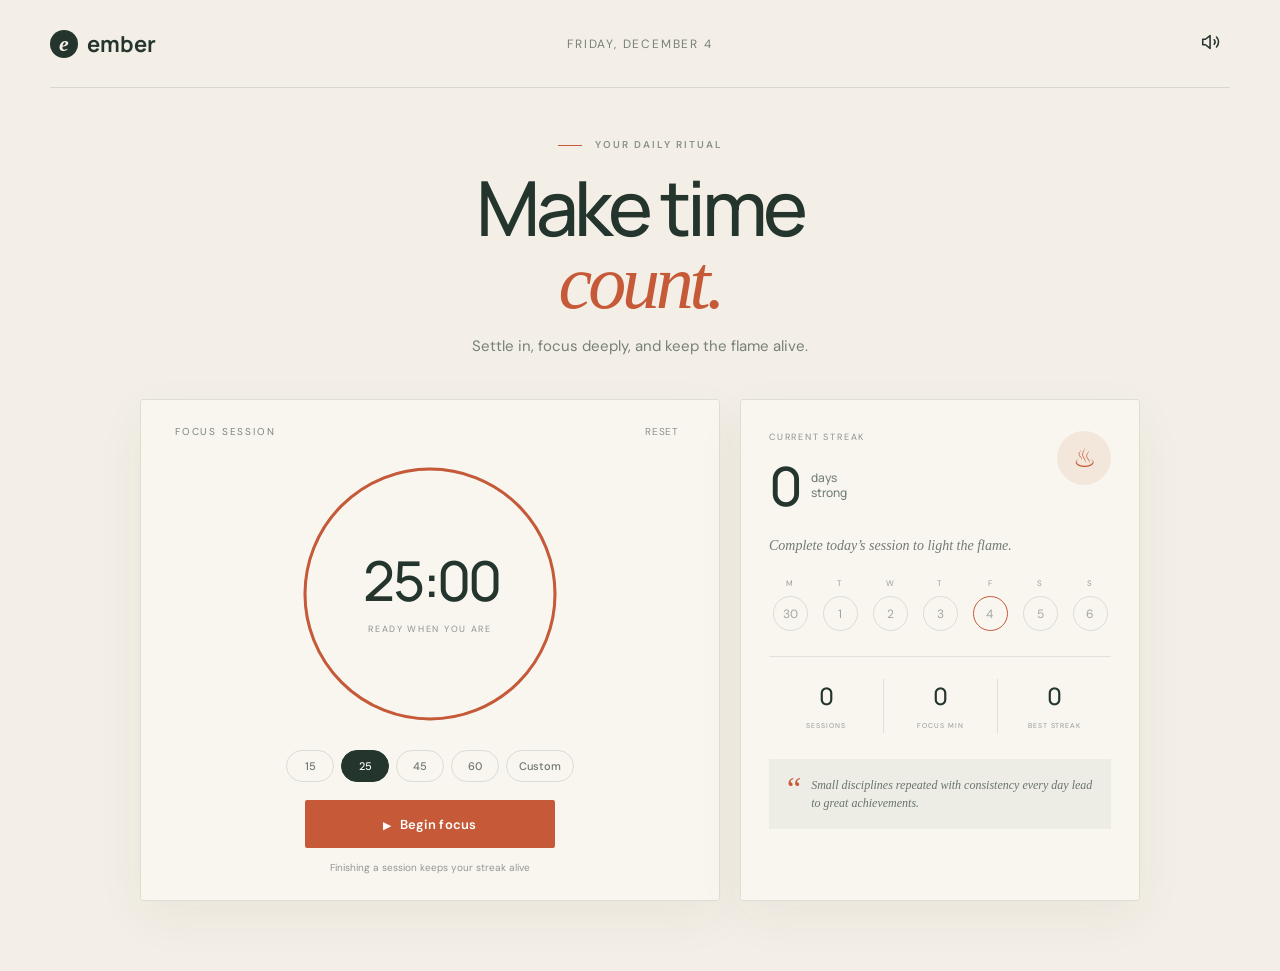
<file: focus.html>
<!doctype html>
<html lang="en">
<head>
  <meta charset="UTF-8" />
  <meta name="viewport" content="width=device-width, initial-scale=1.0" />
  <meta name="theme-color" content="#f5f1e8" />
  <title>Ember — Focus Timer & Streaks</title>
  <link rel="preconnect" href="https://fonts.googleapis.com">
  <link rel="preconnect" href="https://fonts.gstatic.com" crossorigin>
  <link href="https://fonts.googleapis.com/css2?family=DM+Sans:wght@400;500;600&family=Manrope:wght@400;500;600;700&display=swap" rel="stylesheet">
  <link rel="stylesheet" href="focus.css" />
</head>
<body>
  <main class="shell">
    <header class="topbar">
      <a class="brand" href="#" aria-label="Ember home"><span class="brand-mark">e</span><span>ember</span></a>
      <p class="today" id="todayLabel"></p>
      <button class="icon-button" id="soundButton" aria-label="Toggle completion sound" aria-pressed="true">
        <svg viewBox="0 0 24 24" aria-hidden="true"><path d="M11 5 6 9H3v6h3l5 4V5Zm4.5 4.5a4 4 0 0 1 0 5m2.5-8a8 8 0 0 1 0 11"/></svg>
      </button>
    </header>

    <section class="hero">
      <div class="eyebrow"><span></span> YOUR DAILY RITUAL</div>
      <h1>Make time<br><em>count.</em></h1>
      <p>Settle in, focus deeply, and keep the flame alive.</p>
    </section>

    <section class="dashboard">
      <article class="timer-card">
        <div class="timer-topline"><span>FOCUS SESSION</span><button id="resetButton" class="text-button">Reset</button></div>
        <div class="timer-wrap">
          <svg class="progress-ring" viewBox="0 0 280 280" aria-hidden="true">
            <circle class="ring-track" cx="140" cy="140" r="125" />
            <circle class="ring-progress" id="ringProgress" cx="140" cy="140" r="125" />
          </svg>
          <div class="timer-content">
            <div class="time" id="timeDisplay">25:00</div>
            <div class="status" id="statusLabel">READY WHEN YOU ARE</div>
          </div>
        </div>
        <div class="presets" aria-label="Timer duration">
          <button data-minutes="15">15</button>
          <button data-minutes="25" class="active">25</button>
          <button data-minutes="45">45</button>
          <button data-minutes="60">60</button>
          <button id="customButton">Custom</button>
        </div>
        <button class="start-button" id="startButton"><span id="playIcon">▶</span><span id="startLabel">Begin focus</span></button>
        <p class="hint">Finishing a session keeps your streak alive</p>
      </article>

      <aside class="streak-card">
        <div class="streak-header">
          <div><div class="section-label">CURRENT STREAK</div><div class="streak-number"><strong id="streakCount">0</strong><span>days<br>strong</span></div></div>
          <div class="flame" aria-hidden="true">♨</div>
        </div>
        <p class="encouragement" id="encouragement">Complete today’s session to light the flame.</p>
        <div class="week" id="weekView"></div>
        <div class="divider"></div>
        <div class="stats">
          <div><span id="totalSessions">0</span><small>SESSIONS</small></div>
          <div><span id="focusMinutes">0</span><small>FOCUS MIN</small></div>
          <div><span id="bestStreak">0</span><small>BEST STREAK</small></div>
        </div>
        <div class="quote"><span>“</span><p>Small disciplines repeated with consistency every day lead to great achievements.</p></div>
      </aside>
    </section>
  </main>

  <dialog id="customDialog">
    <form method="dialog">
      <button class="dialog-close" value="cancel" aria-label="Close">×</button>
      <div class="section-label">CUSTOM SESSION</div>
      <h2>How long do you need?</h2>
      <label>Minutes<input id="customMinutes" type="number" min="1" max="180" value="30" /></label>
      <button class="start-button" id="setCustomButton" value="default">Set timer</button>
    </form>
  </dialog>
  <div class="toast" id="toast" role="status">Session complete — streak updated!</div>
  <script src="app.js"></script>
</body>
</html>
</file>
<file: focus.css>
:root{--ink:#24352e;--cream:#f3efe6;--card:#faf8f2;--sage:#94a88e;--rust:#c65a38;--muted:#7d877f;--line:#d9ddd4}*{box-sizing:border-box}body{margin:0;background:var(--cream);color:var(--ink);font-family:'DM Sans',sans-serif;min-height:100vh}.shell{width:min(1180px,calc(100% - 48px));margin:auto;padding-bottom:70px}.topbar{height:88px;border-bottom:1px solid #d8d7cf;display:grid;grid-template-columns:1fr auto 1fr;align-items:center}.brand{display:flex;align-items:center;gap:9px;color:var(--ink);text-decoration:none;font:700 22px Manrope}.brand-mark{display:grid;place-items:center;width:28px;height:28px;color:var(--cream);background:var(--ink);border-radius:50%;font-family:Georgia;font-style:italic}.today{font-size:12px;letter-spacing:.15em;color:#778078;text-transform:uppercase}.icon-button{justify-self:end;border:0;background:transparent;padding:8px;color:var(--ink);cursor:pointer}.icon-button svg{width:22px;fill:none;stroke:currentColor;stroke-width:1.7;stroke-linecap:round;stroke-linejoin:round}.icon-button.muted{opacity:.35}.hero{text-align:center;padding:50px 0 43px}.eyebrow{font-size:10px;font-weight:600;letter-spacing:.2em;color:#8b918c;margin-bottom:20px}.eyebrow span{display:inline-block;width:24px;height:1px;background:var(--rust);vertical-align:middle;margin-right:9px}.hero h1{font:500 clamp(48px,6vw,76px)/.95 Manrope;margin:0;letter-spacing:-.055em}.hero h1 em{color:var(--rust);font-family:Georgia,serif;font-weight:400}.hero p{margin:18px 0 0;color:#778078;font-size:15px}.dashboard{display:grid;grid-template-columns:1.45fr 1fr;gap:20px;max-width:1000px;margin:auto}.timer-card,.streak-card{background:rgba(250,248,242,.9);border:1px solid #deded6;border-radius:3px;box-shadow:0 16px 50px rgba(51,57,48,.05)}.timer-card{padding:24px 34px 26px;text-align:center}.timer-topline{display:flex;justify-content:space-between;align-items:center;font-size:10px;letter-spacing:.18em;color:#7d857f}.text-button{border:0;background:none;color:#8b918c;font:inherit;letter-spacing:.08em;cursor:pointer;text-transform:uppercase}.timer-wrap{width:280px;height:280px;margin:15px auto 16px;position:relative}.progress-ring{width:100%;transform:rotate(-90deg)}.ring-track,.ring-progress{fill:none;stroke-width:3}.ring-track{stroke:#e0e3dc}.ring-progress{stroke:var(--rust);stroke-linecap:round;stroke-dasharray:785.4;stroke-dashoffset:0;transition:stroke-dashoffset .4s linear}.timer-content{position:absolute;inset:0;display:grid;place-content:center}.time{font:500 55px/1 Manrope;letter-spacing:-.06em;font-variant-numeric:tabular-nums}.status{margin-top:15px;font-size:9px;letter-spacing:.19em;color:#8e948f}.presets{display:flex;justify-content:center;gap:7px}.presets button{min-width:48px;border:1px solid #d9ddd5;background:transparent;border-radius:20px;color:#6c776f;padding:8px 12px;font:500 11px DM Sans;cursor:pointer}.presets button.active{background:var(--ink);color:white;border-color:var(--ink)}.start-button{border:0;border-radius:2px;background:var(--rust);color:white;height:48px;font:600 13px DM Sans;letter-spacing:.02em;cursor:pointer}.timer-card>.start-button{width:250px;margin-top:18px}.start-button span:first-child{margin-right:8px;font-size:10px}.start-button:hover{background:#b84f30}.hint{font-size:10px;color:#929791;margin:13px 0 0}.streak-card{padding:31px 28px}.streak-header{display:flex;justify-content:space-between;align-items:flex-start}.section-label{font-size:9px;letter-spacing:.2em;color:#8c928d}.streak-number{display:flex;align-items:center;gap:11px;margin-top:5px}.streak-number strong{font:500 54px Manrope;letter-spacing:-.06em}.streak-number span{font:500 12px/1.25 Manrope;color:#728078}.flame{font-size:26px;color:var(--rust);background:#f3e7dc;border-radius:50%;width:54px;height:54px;display:grid;place-items:center}.encouragement{font:italic 14px Georgia;color:#717a74;margin:16px 0 24px}.week{display:grid;grid-template-columns:repeat(7,1fr);gap:8px}.day{text-align:center}.day-name{display:block;font-size:8px;letter-spacing:.1em;color:#989d98;margin-bottom:8px}.day-dot{height:35px;border:1px solid #d9ddd5;border-radius:50%;display:grid;place-items:center;color:#a0a7a0;font-size:12px;aspect-ratio:1;margin:auto}.day.complete .day-dot{background:var(--sage);color:white;border-color:var(--sage)}.day.today .day-dot{border-color:var(--rust);box-shadow:inset 0 0 0 2px var(--card)}.divider{height:1px;background:#e0e1da;margin:25px 0 22px}.stats{display:grid;grid-template-columns:repeat(3,1fr);text-align:center}.stats>div+div{border-left:1px solid #dedfd8}.stats span{display:block;font:500 24px Manrope}.stats small{font-size:7px;letter-spacing:.13em;color:#939993}.quote{margin-top:26px;background:#eeede5;padding:17px 18px;display:flex;gap:10px;color:#68746c}.quote span{font:32px Georgia;color:var(--rust);line-height:.8}.quote p{font:italic 12px/1.5 Georgia;margin:0}dialog{border:1px solid #d9ddd4;background:var(--card);color:var(--ink);padding:0;width:min(400px,calc(100% - 32px));box-shadow:0 25px 80px #29342d40}dialog::backdrop{background:#26332d99;backdrop-filter:blur(3px)}dialog form{padding:34px;position:relative}dialog h2{font:500 25px Manrope;margin:8px 0 25px}.dialog-close{position:absolute;right:15px;top:12px;border:0;background:none;font-size:24px;color:#7d857f;cursor:pointer}dialog label{display:grid;gap:8px;font-size:12px;color:#68746c}dialog input{border:1px solid #d4d8d0;background:white;padding:13px;font:500 18px Manrope;color:var(--ink);outline-color:var(--rust)}dialog .start-button{width:100%;margin-top:18px}.toast{position:fixed;bottom:25px;left:50%;transform:translate(-50%,100px);background:var(--ink);color:white;padding:13px 20px;border-radius:3px;font-size:12px;opacity:0;transition:.3s}.toast.show{transform:translate(-50%,0);opacity:1}@media(max-width:760px){.shell{width:min(100% - 28px,600px)}.today{display:none}.topbar{grid-template-columns:1fr 1fr}.hero{padding:36px 0 30px}.dashboard{grid-template-columns:1fr}.timer-card{padding:22px 18px}.timer-wrap{width:250px;height:250px}.time{font-size:48px}.presets{flex-wrap:wrap}.streak-card{padding:26px 20px}}@media(prefers-reduced-motion:reduce){*{transition:none!important}}
</file>
